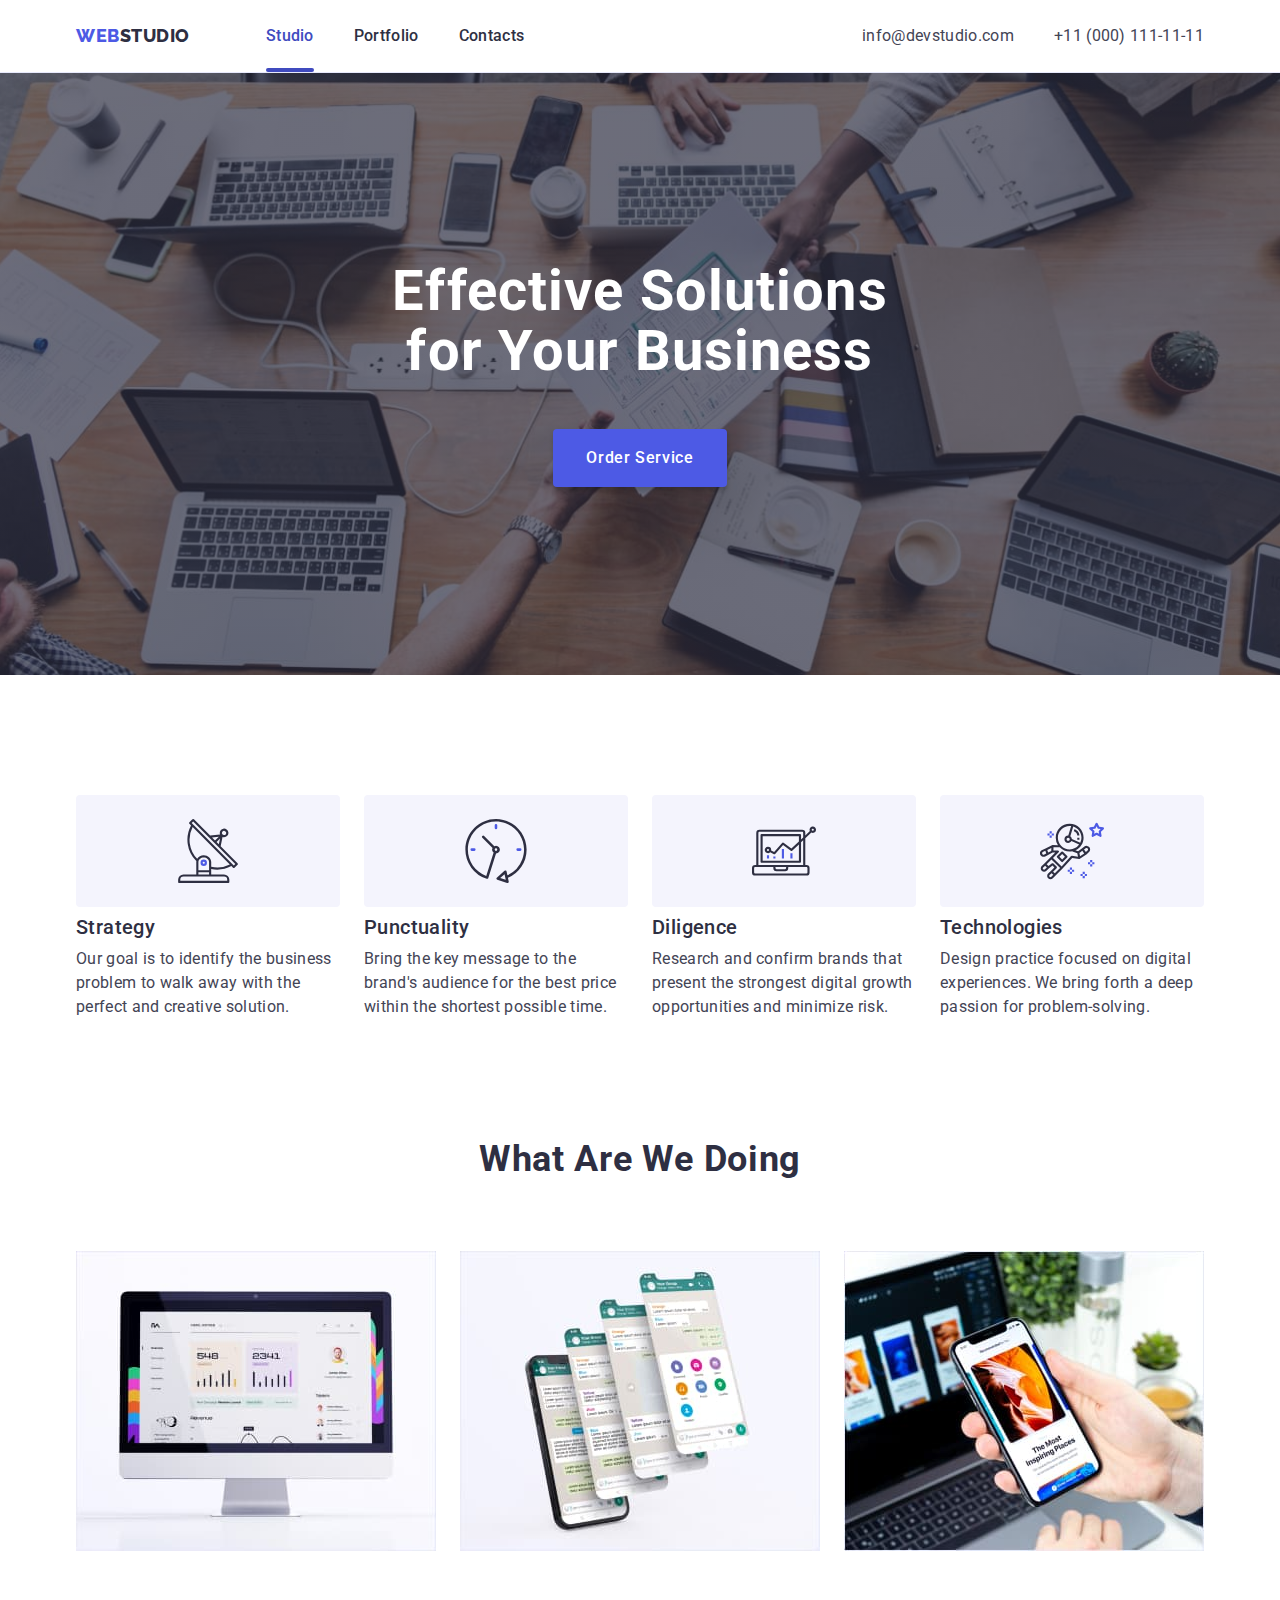
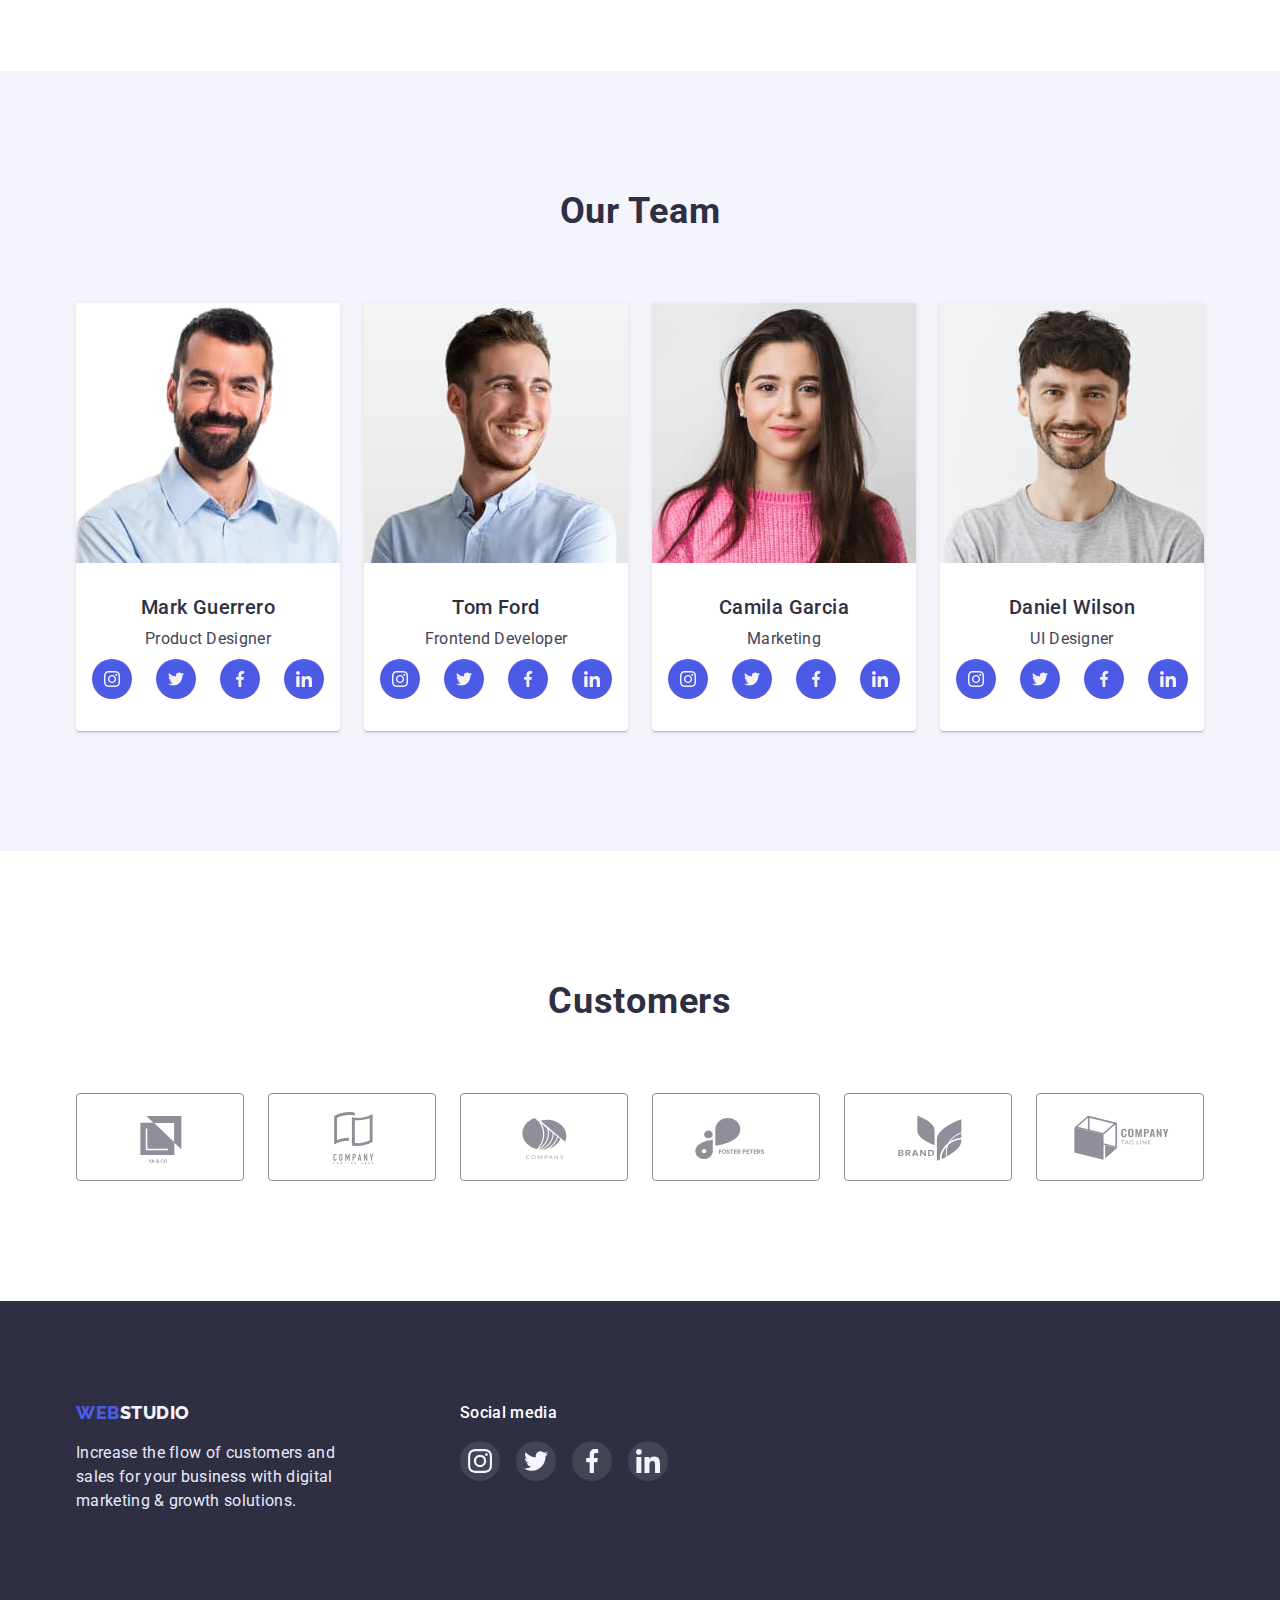
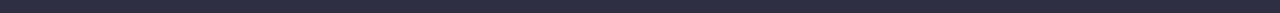
<file: index.html>
<!DOCTYPE html>
<html lang="en">

<head>
  <meta charset="UTF-8" />
  <meta http-equiv="X-UA-Compatible" content="IE=edge" />
  <meta name="viewport" content="width=device-width, initial-scale=1.0" />
  <title>Webstudio</title>

  <!-- Fonts -->
  <link rel="preconnect" href="https://fonts.googleapis.com" />
  <link rel="preconnect" href="https://fonts.gstatic.com" crossorigin />
  <link href="https://fonts.googleapis.com/css2?family=Raleway:wght@800&family=Roboto:wght@400;500;700&display=swap"
    rel="stylesheet" />

  <!-- Modern normalize -->
  <link rel="stylesheet" href="https://cdn.jsdelivr.net/npm/modern-normalize@1.1.0/modern-normalize.min.css" />

  <!-- Custom styles -->
  <link rel="stylesheet" href="./css/styles.css" />
</head>

<body>
  <header class="header">
    <div class="container header-container">
      <!-- Navigation -->
      <nav class="nav">
        <a class="link logo" href="./index.html">Web<span class="studio-dark">studio</span></a>

        <ul class="list nav-list">
          <li class="nav-item">
            <a class="link nav-link current" href="./index.html">Studio</a>
          </li>
          <li class="nav-item">
            <a class="link nav-link" href="./portfolio.html">Portfolio</a>
          </li>
          <li class="nav-item">
            <a class="link nav-link" href="">Contacts</a>
          </li>
        </ul>
      </nav>
      <!-- Contacts -->
      <address>
        <ul class="list contact-list">
          <li class="contact-item">
            <a class="link contact-link" href="mailto:info@devstudio.com">info@devstudio.com</a>
          </li>
          <li class="contact-item">
            <a class="link contact-link" href="tel:+110001111111">+11 (000) 111-11-11</a>
          </li>
        </ul>
      </address>
    </div>
  </header>

  <main>
    <!-- Hero title -->
    <section class="section hero-section">
      <div class="container">
        <h1 class="hero-title">Effective Solutions for Your Business</h1>
        <button class="btn btn-hero" type="button" data-modal-open>Order Service</button>
      </div>
    </section>

    <!-- Features -->
    <section class="section">
      <div class="container">
        <h2 class="visually-hidden">Features</h2>
        <ul class="list features-list">
          <li class="features-item">
            <div class="features-icon">
              <svg width="64" height="64">
                <use href="./images/icons.svg#icon-antenna"></use>
              </svg>
            </div>
            <h3 class="features-title">Strategy</h3>
            <p class="features-text">
              Our goal is to identify the business problem to walk away with
              the perfect and creative solution.
            </p>
          </li>
          <li class="features-item">
            <div class="features-icon">
              <svg width="64" height="64">
                <use href="./images/icons.svg#icon-clock"></use>
              </svg>
            </div>
            <h3 class="features-title">Punctuality</h3>
            <p class="features-text">
              Bring the key message to the brand's audience for the best price
              within the shortest possible time.
            </p>
          </li>
          <li class="features-item">
            <div class="features-icon">
              <svg width="64" height="64">
                <use href="./images/icons.svg#icon-diagram"></use>
              </svg>
            </div>
            <h3 class="features-title">Diligence</h3>
            <p class="features-text">
              Research and confirm brands that present the strongest digital
              growth opportunities and minimize risk.
            </p>
          </li>
          <li class="features-item">
            <div class="features-icon">
              <svg width="64" height="64">
                <use href="./images/icons.svg#icon-astronaut"></use>
              </svg>
            </div>
            <h3 class="features-title">Technologies</h3>
            <p class="features-text">
              Design practice focused on digital experiences. We bring forth a
              deep passion for problem-solving.
            </p>
          </li>
        </ul>
      </div>
    </section>

    <!-- What are we doing -->
    <section class="section work-section">
      <div class="container">
        <h2 class="title">What are we doing</h2>
        <ul class="list work-list">
          <li class="work-item">
            <img src="./images/work/img-1.jpg" alt="Computer" width="360" />
          </li>
          <li class="work-item">
            <img src="./images/work/img-2.jpg" alt="Phone" width="360" />
          </li>
          <li class="work-item">
            <img src="./images/work/img-3.jpg" alt="Laptop and phone" width="360" />
          </li>
        </ul>
      </div>
    </section>

    <!-- Team -->
    <section class="section team-section">
      <div class="container team-container">
        <h2 class="title">Our Team</h2>
        <ul class="list team-list">
          <li class="team-item">
            <img class="team-img" src="./images/team/team-card-1.jpg" alt="Mark Guerrero, Product Designer"
              width="264" />

            <div class="team-box">
              <h3 class="team-name">Mark Guerrero</h3>
              <p class="team-skill">Product Designer</p>
              <ul class="socials list">
                <li class="socials-item">
                  <a class="socials-link link" href="https://instagram.com" aria-label="Instagram" target="_blank"
                    rel="noopener noreferrer">
                    <svg class="socials-icon" width="16" height="16">
                      <use href="./images/icons.svg#icon-instagram"></use>
                    </svg>
                  </a>
                </li>
                <li class="socials-item">
                  <a class="socials-link link" href="https://twitter.com" aria-label="Twitter" target="_blank"
                    rel="noopener noreferrer">
                    <svg class="socials-icon" width="16" height="16">
                      <use href="./images/icons.svg#icon-twitter"></use>
                    </svg>
                  </a>
                </li>
                <li class="socials-item">
                  <a class="socials-link link" href="https://facebook.com" aria-label="Facebook" target="_blank"
                    rel="noopener noreferrer">
                    <svg class="socials-icon" width="16" height="16">
                      <use href="./images/icons.svg#icon-facebook"></use>
                    </svg>
                  </a>
                </li>
                <li class="socials-item">
                  <a class="socials-link link" href="https://linkedin.com" aria-label="LinkedIn" target="_blank"
                    rel="noopener noreferrer">
                    <svg class="socials-icon" width="16" height="16">
                      <use href="./images/icons.svg#icon-linkedin"></use>
                    </svg>
                  </a>
                </li>
              </ul>
            </div>
          </li>
          <li class="team-item">
            <img class="team-img" src="./images/team/team-card-2.jpg" alt="Tom Ford, Frontend Developer" width="264" />

            <div class="team-box">
              <h3 class="team-name">Tom Ford</h3>
              <p class="team-skill">Frontend Developer</p>
              <ul class="socials list">
                <li class="socials-item">
                  <a class="socials-link link" href="https://instagram.com" aria-label="Instagram" target="_blank"
                    rel="noopener noreferrer">
                    <svg class="socials-icon" width="16" height="16">
                      <use href="./images/icons.svg#icon-instagram"></use>
                    </svg>
                  </a>
                </li>
                <li class="socials-item">
                  <a class="socials-link link" href="https://twitter.com" aria-label="Twitter" target="_blank"
                    rel="noopener noreferrer">
                    <svg class="socials-icon" width="16" height="16">
                      <use href="./images/icons.svg#icon-twitter"></use>
                    </svg>
                  </a>
                </li>
                <li class="socials-item">
                  <a class="socials-link link" href="https://facebook.com" aria-label="Facebook" target="_blank"
                    rel="noopener noreferrer">
                    <svg class="socials-icon" width="16" height="16">
                      <use href="./images/icons.svg#icon-facebook"></use>
                    </svg>
                  </a>
                </li>
                <li class="socials-item">
                  <a class="socials-link link" href="https://linkedin.com" aria-label="LinkedIn" target="_blank"
                    rel="noopener noreferrer">
                    <svg class="socials-icon" width="16" height="16">
                      <use href="./images/icons.svg#icon-linkedin"></use>
                    </svg>
                  </a>
                </li>
              </ul>
            </div>
          </li>
          <li class="team-item">
            <img class="team-img" src="./images/team/team-card-3.jpg" alt="Camila Garcia, Marketing" width="264" />

            <div class="team-box">
              <h3 class="team-name">Camila Garcia</h3>
              <p class="team-skill">Marketing</p>
              <ul class="socials list">
                <li class="socials-item">
                  <a class="socials-link link" href="https://instagram.com" aria-label="Instagram" target="_blank"
                    rel="noopener noreferrer">
                    <svg class="socials-icon" width="16" height="16">
                      <use href="./images/icons.svg#icon-instagram"></use>
                    </svg>
                  </a>
                </li>
                <li class="socials-item">
                  <a class="socials-link link" href="https://twitter.com" aria-label="Twitter" target="_blank"
                    rel="noopener noreferrer">
                    <svg class="socials-icon" width="16" height="16">
                      <use href="./images/icons.svg#icon-twitter"></use>
                    </svg>
                  </a>
                </li>
                <li class="socials-item">
                  <a class="socials-link link" href="https://facebook.com" aria-label="Facebook" target="_blank"
                    rel="noopener noreferrer">
                    <svg class="socials-icon" width="16" height="16">
                      <use href="./images/icons.svg#icon-facebook"></use>
                    </svg>
                  </a>
                </li>
                <li class="socials-item">
                  <a class="socials-link link" href="https://linkedin.com" aria-label="LinkedIn" target="_blank"
                    rel="noopener noreferrer">
                    <svg class="socials-icon" width="16" height="16">
                      <use href="./images/icons.svg#icon-linkedin"></use>
                    </svg>
                  </a>
                </li>
              </ul>
            </div>
          </li>
          <li class="team-item">
            <img class="team-img" src="./images/team/team-card-4.jpg" alt="Daniel Wilson, UI Designer" width="264" />

            <div class="team-box">
              <h3 class="team-name">Daniel Wilson</h3>
              <p class="team-skill">UI Designer</p>
              <ul class="socials list">
                <li class="socials-item">
                  <a class="socials-link link" href="https://instagram.com" aria-label="Instagram" target="_blank"
                    rel="noopener noreferrer">
                    <svg class="socials-icon" width="16" height="16">
                      <use href="./images/icons.svg#icon-instagram"></use>
                    </svg>
                  </a>
                </li>
                <li class="socials-item">
                  <a class="socials-link link" href="https://twitter.com" aria-label="Twitter" target="_blank"
                    rel="noopener noreferrer">
                    <svg class="socials-icon" width="16" height="16">
                      <use href="./images/icons.svg#icon-twitter"></use>
                    </svg>
                  </a>
                </li>
                <li class="socials-item">
                  <a class="socials-link link" href="https://facebook.com" aria-label="Facebook" target="_blank"
                    rel="noopener noreferrer">
                    <svg class="socials-icon" width="16" height="16">
                      <use href="./images/icons.svg#icon-facebook"></use>
                    </svg>
                  </a>
                </li>
                <li class="socials-item">
                  <a class="socials-link link" href="https://linkedin.com" aria-label="LinkedIn" target="_blank"
                    rel="noopener noreferrer">
                    <svg class="socials-icon" width="16" height="16">
                      <use href="./images/icons.svg#icon-linkedin"></use>
                    </svg>
                  </a>
                </li>
              </ul>
            </div>
          </li>
        </ul>
      </div>
    </section>

    <!-- Customers -->
    <section class="section customers-section">
      <h2 class="title">Customers</h2>
      <div class="container">
        <ul class="list customers-list">
          <li class="customers-item">
            <a class="customers-link link" href="">
              <svg class="customers-icon" width="104" height="56">
                <use href="./images/icons.svg#icon-client-1"></use>
              </svg>
            </a>
          </li>
          <li class="customers-item">
            <a class="customers-link link" href="">
              <svg class="customers-icon" width="104" height="56">
                <use href="./images/icons.svg#icon-client-2"></use>
              </svg>
            </a>
          </li>
          <li class="customers-item">
            <a class="customers-link link" href="">
              <svg class="customers-icon" width="104" height="56">
                <use href="./images/icons.svg#icon-client-3"></use>
              </svg>
            </a>
          </li>
          <li class="customers-item">
            <a class="customers-link link" href="">
              <svg class="customers-icon" width="104" height="56">
                <use href="./images/icons.svg#icon-client-4"></use>
              </svg>
            </a>
          </li>
          <li class="customers-item">
            <a class="customers-link link" href="">
              <svg class="customers-icon" width="104" height="56">
                <use href="./images/icons.svg#icon-client-5"></use>
              </svg>
            </a>
          </li>
          <li class="customers-item">
            <a class="customers-link link" href="">
              <svg class="customers-icon" width="104" height="56">
                <use href="./images/icons.svg#icon-client-6"></use>
              </svg>
            </a>
          </li>
        </ul>
      </div>
    </section>
  </main>

  <!-- Footer -->
  <footer class="footer">
    <div class="container footer-container">
      <div class="footer-logo">
        <a class="link logo" href="./index.html">Web<span class="studio-light">studio</span></a>
        <p class="footer-text">
          Increase the flow of customers and sales for your business with
          digital marketing & growth solutions.
        </p>
      </div>

      <div class="socials-wrapper">
        <p class="social-media">Social media</p>
        <ul class="footer-socials list">
          <li>
            <a class="footer-socials-link link" href="https://instagram.com" aria-label="Instagram" target="_blank"
              rel="noopener noreferrer">
              <svg class="footer-socials-icon" width="24" height="24">
                <use href="./images/icons.svg#icon-instagram"></use>
              </svg>
            </a>
          </li>
          <li>
            <a class="footer-socials-link link" href="https://twitter.com" aria-label="Twitter" target="_blank"
              rel="noopener noreferrer">
              <svg class="footer-socials-icon" width="24" height="24">
                <use href="./images/icons.svg#icon-twitter"></use>
              </svg>
            </a>
          </li>
          <li>
            <a class="footer-socials-link link" href="https://facebook.com" aria-label="Facebook" target="_blank"
              rel="noopener noreferrer">
              <svg class="footer-socials-icon" width="24" height="24">
                <use href="./images/icons.svg#icon-facebook"></use>
              </svg>
            </a>
          </li>
          <li>
            <a class="footer-socials-link link" href="https://linkedin.com" aria-label="LinkedIn" target="_blank"
              rel="noopener noreferrer">
              <svg class="footer-socials-icon" width="24" height="24">
                <use href="./images/icons.svg#icon-linkedin"></use>
              </svg>
            </a>
          </li>
        </ul>
      </div>
    </div>
  </footer>

  <!-- Modal window -->
  <div class="backdrop is-hidden" data-modal>
    <div class="modal">
      <button class="btn modal-btn" type="button" data-modal-close>
        <svg class="modal-icon" width="8" height="8">
          <use href="./images/icons.svg#icon-close"></use>
        </svg>
      </button>
    </div>
  </div>

  <script src="./js/modal.js"></script>
</body>

</html>
</file>
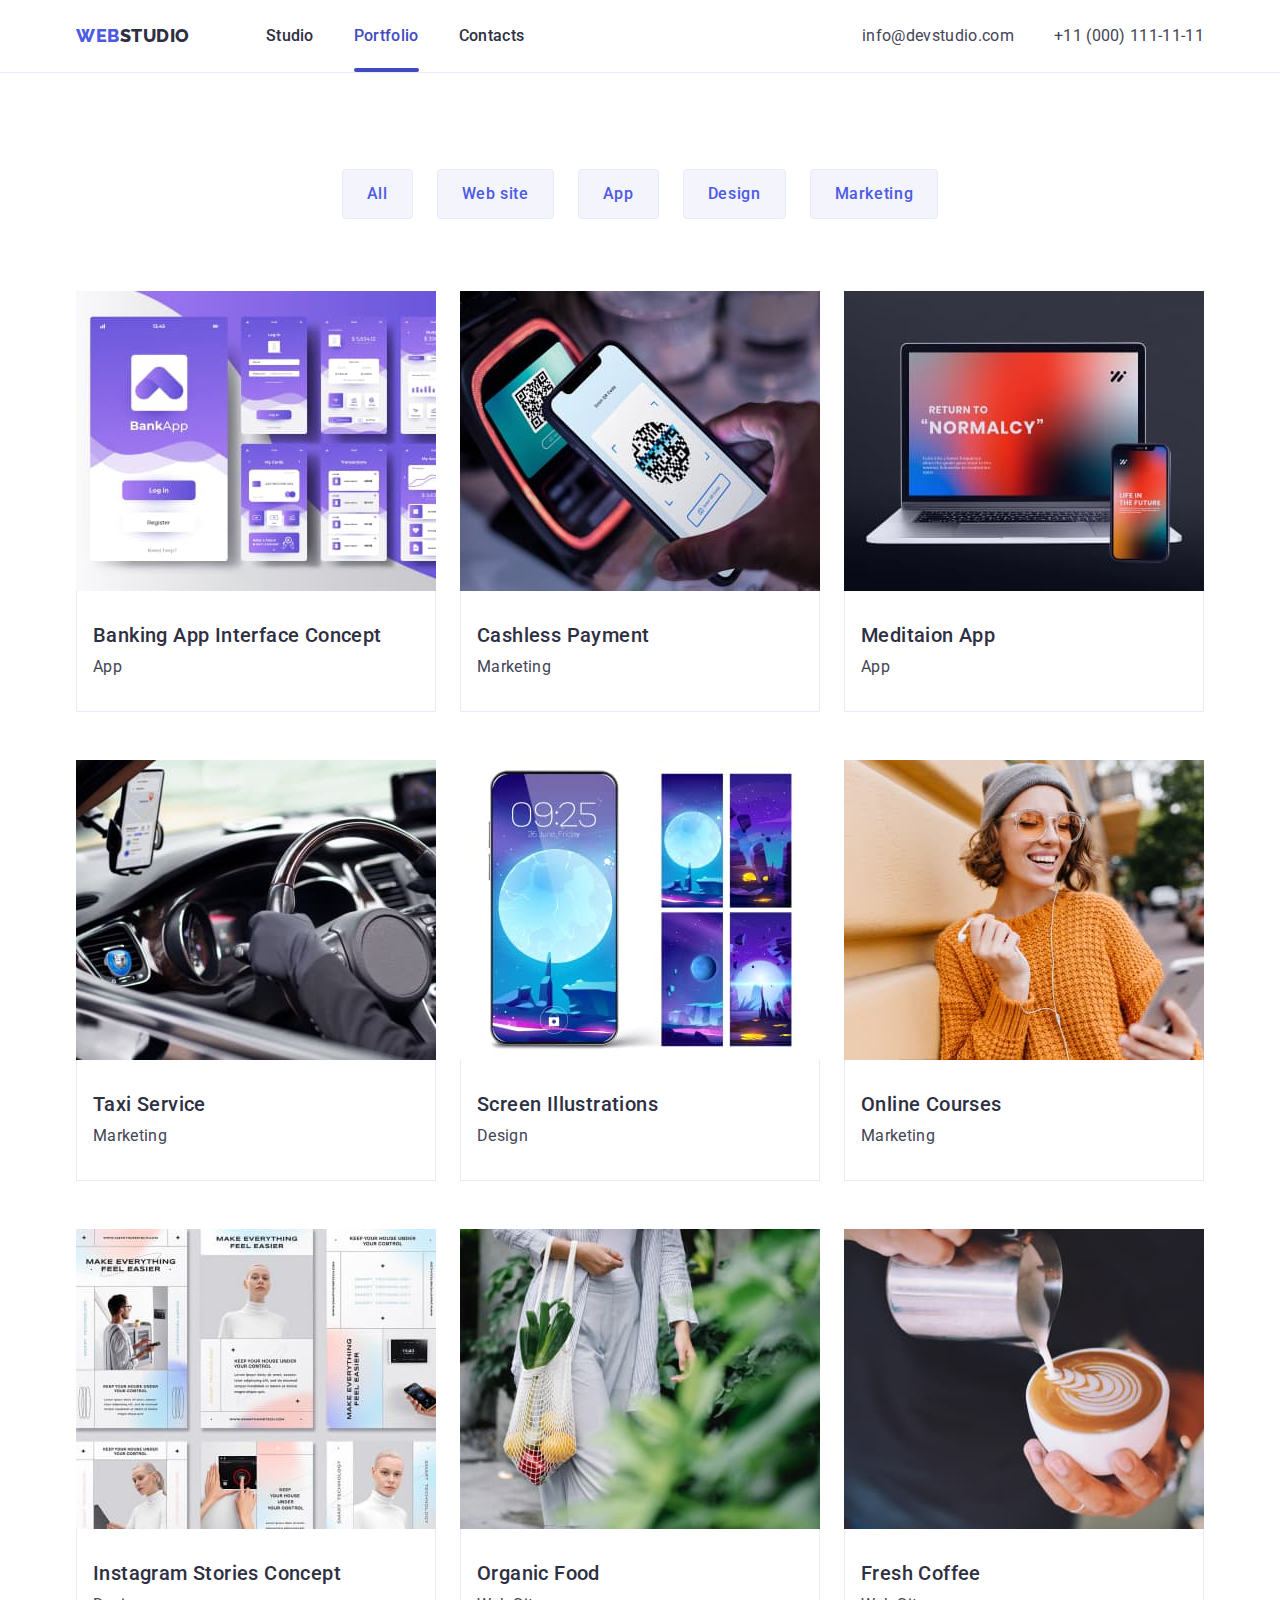
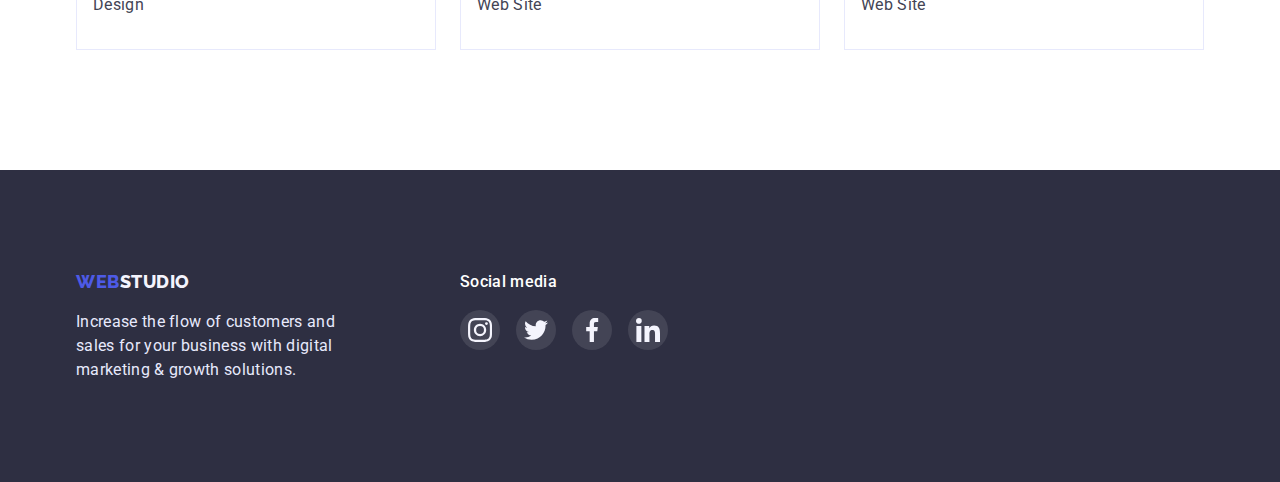
<file: portfolio.html>
<!DOCTYPE html>
<html lang="en">

<head>
    <meta charset="UTF-8">
    <meta http-equiv="X-UA-Compatible" content="IE=edge">
    <meta name="viewport" content="width=device-width, initial-scale=1.0">
    <title>Webstudio</title>

    <!-- Fonts -->
    <link rel="preconnect" href="https://fonts.googleapis.com">
    <link rel="preconnect" href="https://fonts.gstatic.com" crossorigin>
    <link href="https://fonts.googleapis.com/css2?family=Raleway:wght@800&family=Roboto:wght@400;500;700&display=swap"
        rel="stylesheet">

    <!-- Modern normalize -->
    <link rel="stylesheet" href="https://cdn.jsdelivr.net/npm/modern-normalize@1.1.0/modern-normalize.min.css">

    <!-- Custom styles -->
    <link rel="stylesheet" href="./css/styles.css">
</head>

<body>
    <header class="header">
        <div class="container header-container">
            <!-- Navigation -->
            <nav class="nav">
                <a class="link logo" href="./index.html">Web<span class="studio-dark">studio</span></a>

                <ul class="list nav-list">
                    <li class="nav-item"><a class="link nav-link" href="./index.html">Studio</a></li>
                    <li class="nav-item"><a class="link nav-link current" href="./portfolio.html">Portfolio</a></li>
                    <li class="nav-item"><a class="link nav-link" href="">Contacts</a></li>
                </ul>

            </nav>
            <!-- Contacts -->
            <address>
                <ul class="list contact-list">
                    <li class="contact-item"><a class="link contact-link"
                            href="mailto:info@devstudio.com">info@devstudio.com</a></li>
                    <li class="contact-item"><a class="link contact-link" href="tel:+110001111111">+11 (000)
                            111-11-11</a>
                    </li>
                </ul>
            </address>
        </div>
    </header>
    <main>
        <section class="section portfolio-section">
            <div class="container filter-container">
                <h1 class="visually-hidden">Portfolio</h1>
                <!-- Filters button -->
                <ul class="list filter-list">
                    <li class="filter-item"><button class="btn filter-btn" type="button">All</button></li>
                    <li class="filter-item"><button class="btn filter-btn" type="button">Web site</button></li>
                    <li class="filter-item"><button class="btn filter-btn" type="button">App</button></li>
                    <li class="filter-item"><button class="btn filter-btn" type="button">Design</button></li>
                    <li class="filter-item"><button class="btn filter-btn" type="button">Marketing</button></li>
                </ul>

                <!-- Projects -->
                <ul class="list project-list">
                    <li class="project-item">
                        <a class="link project-link" href="">
                            <div class="project-thumb">
                                <img src="./images/portfolio/project-card-1.jpg" alt="Banking App Interface Concept"
                                    width="360">
                                <div class="project-overlay">
                                    <p class="project-txt">14 Stylish and User-Friendly App Design Concepts · Task
                                        Manager App · Calorie
                                        Tracker App · Exotic Fruit Ecommerce App ·
                                        Cloud Storage App</p>
                                </div>
                            </div>
                            <div class="project-meta">
                                <h2 class="project-title">Banking App Interface Concept</h2>
                                <p class="project-type">App</p>
                            </div>
                        </a>
                    </li>
                    <li class="project-item">
                        <a class="link project-link" href="">
                            <div class="project-thumb">
                                <img src="./images/portfolio/project-card-2.jpg" alt="Cashless Payment" width="360">
                                <div class="project-overlay">
                                    <p class="project-txt">14 Stylish and User-Friendly App Design Concepts · Task
                                        Manager App · Calorie
                                        Tracker App · Exotic Fruit Ecommerce App ·
                                        Cloud Storage App</p>
                                </div>
                            </div>
                            <div class="project-meta">
                                <h2 class="project-title">Cashless Payment</h2>
                                <p class="project-type">Marketing</p>
                            </div>
                        </a>
                    </li>
                    <li class="project-item">
                        <a class="link project-link" href="">
                            <div class="project-thumb">
                                <img src="./images/portfolio/project-card-3.jpg" alt="Meditaion App" width="360">
                                <div class="project-overlay">
                                    <p class="project-txt">14 Stylish and User-Friendly App Design Concepts · Task
                                        Manager App · Calorie
                                        Tracker App · Exotic Fruit Ecommerce App ·
                                        Cloud Storage App</p>
                                </div>
                            </div>
                            <div class="project-meta">
                                <h2 class="project-title">Meditaion App</h2>
                                <p class="project-type">App</p>
                            </div>
                        </a>
                    </li>
                    <li class="project-item">
                        <a class="link project-link" href="">
                            <div class="project-thumb">
                                <img src="./images/portfolio/project-card-4.jpg" alt="Taxi Service" width="360">
                                <div class="project-overlay">
                                    <p class="project-txt">14 Stylish and User-Friendly App Design Concepts · Task
                                        Manager App · Calorie
                                        Tracker App · Exotic Fruit Ecommerce App ·
                                        Cloud Storage App</p>
                                </div>
                            </div>
                            <div class="project-meta">
                                <h2 class="project-title">Taxi Service</h2>
                                <p class="project-type">Marketing</p>
                            </div>
                        </a>
                    </li>
                    <li class="project-item">
                        <a class="link project-link" href="">
                            <div class="project-thumb">
                                <img src="./images/portfolio/project-card-5.jpg" alt="Screen Illustrations" width="360">
                                <div class="project-overlay">
                                    <p class="project-txt">14 Stylish and User-Friendly App Design Concepts · Task
                                        Manager App · Calorie
                                        Tracker App · Exotic Fruit Ecommerce App ·
                                        Cloud Storage App</p>
                                </div>
                            </div>
                            <div class="project-meta">
                                <h2 class="project-title">Screen Illustrations</h2>
                                <p class="project-type">Design</p>
                            </div>
                        </a>
                    </li>
                    <li class="project-item">
                        <a class="link project-link" href="">
                            <div class="project-thumb">
                                <img src="./images/portfolio/project-card-6.jpg" alt="Online Courses" width="360">
                                <div class="project-overlay">
                                    <p class="project-txt">14 Stylish and User-Friendly App Design Concepts · Task
                                        Manager App · Calorie
                                        Tracker App · Exotic Fruit Ecommerce App ·
                                        Cloud Storage App</p>
                                </div>
                            </div>
                            <div class="project-meta">
                                <h2 class="project-title">Online Courses</h2>
                                <p class="project-type">Marketing</p>
                            </div>
                        </a>
                    </li>
                    <li class="project-item">
                        <a class="link project-link" href="">
                            <div class="project-thumb">
                                <img src="./images/portfolio/project-card-7.jpg" alt="Instagram Stories Concept"
                                    width="360">
                                <div class="project-overlay">
                                    <p class="project-txt">14 Stylish and User-Friendly App Design Concepts · Task
                                        Manager App · Calorie
                                        Tracker App · Exotic Fruit Ecommerce App ·
                                        Cloud Storage App</p>
                                </div>
                            </div>
                            <div class="project-meta">
                                <h2 class="project-title">Instagram Stories Concept</h2>
                                <p class="project-type">Design</p>
                            </div>
                        </a>
                    </li>
                    <li class="project-item">
                        <a class="link project-link" href="">
                            <div class="project-thumb">
                                <img src="./images/portfolio/project-card-8.jpg" alt="Organic Food" width="360">
                                <div class="project-overlay">
                                    <p class="project-txt">14 Stylish and User-Friendly App Design Concepts · Task
                                        Manager App · Calorie
                                        Tracker App · Exotic Fruit Ecommerce App ·
                                        Cloud Storage App</p>
                                </div>
                            </div>
                            <div class="project-meta">
                                <h2 class="project-title">Organic Food</h2>
                                <p class="project-type">Web Site</p>
                            </div>
                        </a>
                    </li>
                    <li class="project-item">
                        <a class="link project-link" href="">
                            <div class="project-thumb">
                                <img src="./images/portfolio/project-card-9.jpg" alt="Fresh Coffee" width="360">
                                <div class="project-overlay">
                                    <p class="project-txt">14 Stylish and User-Friendly App Design Concepts · Task
                                        Manager App · Calorie
                                        Tracker App · Exotic Fruit Ecommerce App ·
                                        Cloud Storage App</p>
                                </div>
                            </div>
                            <div class="project-meta">
                                <h2 class="project-title">Fresh Coffee</h2>
                                <p class="project-type">Web Site</p>
                            </div>
                        </a>
                    </li>
                </ul>
            </div>
        </section>
    </main>
    <!-- Footer -->
    <footer class="footer">
        <div class="container footer-container">

            <div class="footer-logo">
                <a class="link logo" href="./index.html">Web<span class="studio-light">studio</span></a>
                <p class="footer-text">Increase the flow of customers and sales for your business with digital marketing
                    & growth solutions.</p>
            </div>

            <div class="socials-wrapper">
                <p class="social-media">Social media</p>
                <ul class="footer-socials list">
                    <li>
                        <a class="footer-socials-link link" href="https://instagram.com" aria-label="Instagram"
                            target="_blank" rel="noopener noreferrer">
                            <svg class="footer-socials-icon" width="24" height="24">
                                <use href="./images/icons.svg#icon-instagram"></use>
                            </svg>
                        </a>
                    </li>
                    <li>
                        <a class="footer-socials-link link" href="https://twitter.com" aria-label="Twitter"
                            target="_blank" rel="noopener noreferrer">
                            <svg class="footer-socials-icon" width="24" height="24">
                                <use href="./images/icons.svg#icon-twitter"></use>
                            </svg>
                        </a>
                    </li>
                    <li>
                        <a class="footer-socials-link link" href="https://facebook.com" aria-label="Facebook"
                            target="_blank" rel="noopener noreferrer">
                            <svg class="footer-socials-icon" width="24" height="24">
                                <use href="./images/icons.svg#icon-facebook"></use>
                            </svg>
                        </a>
                    </li>
                    <li>
                        <a class="footer-socials-link link" href="https://linkedin.com" aria-label="LinkedIn"
                            target="_blank" rel="noopener noreferrer">
                            <svg class="footer-socials-icon" width="24" height="24">
                                <use href="./images/icons.svg#icon-linkedin"></use>
                            </svg>
                        </a>
                    </li>
                </ul>
            </div>

        </div>
    </footer>
</body>

</html>
</file>
<file: css/styles.css>
:root {
  --primary-brand: #4d5ae5;
  --pressed-state: #404bbf;

  /* Background colors */
  --background-hero: #2e2f42;
  --background-light: #f4f4fd;
  --background-page: #ffffff;
  --background-footer-socials: rgba(255, 255, 255, 0.1);
  --background-success: #31d0aa;
  --background-customers: #8e8f99;
  --modal-overlay: rgba(46, 47, 66, 0.4);
  --modal-window: #fcfcfc;
  --accent: #e7e9fc;

  /* Text colors */
  --main-txt-cl: #434455;
  --title-txt-cl: #2e2f42;
  --light-txt-cl: #ffffff;
  --accent-txt-cl: #e7e9fc;
  --logo-cl: #f4f4fd;
  --light-mode-alerts: #f4f4fd;

  /* Animation */
  --anim-fast: 250ms cubic-bezier(0.4, 0, 0.2, 1);
}

/* Body styles */
body {
  font-family: "Roboto", sans-serif;
  color: var(--title-txt-cl);
}

/* reset start */
h1,
h2,
h3,
h4,
h5,
h6,
p {
  margin: 0;
}

img {
  display: block;
  max-width: 100%;
  height: auto;
}

/* Base styles */
.section {
  padding-top: 120px;
  padding-bottom: 120px;
}

.container {
  max-width: 1158px;
  padding: 0 15px;
  margin: 0 auto;
}

.link {
  text-decoration: none;
}

.list {
  padding: 0;
  margin: 0;
  list-style: none;
}

.logo {
  font-family: "Raleway";
  font-weight: 800;
  font-size: 18px;
  line-height: calc(24 / 18);
  letter-spacing: 0.03em;
  text-transform: uppercase;
  color: var(--primary-brand);
}

.btn {
  font-family: inherit;
  font-weight: 500;
  font-size: 16px;
  line-height: calc(24 / 16);
  letter-spacing: 0.04em;

  cursor: pointer;

  border: 1px solid transparent;
  border-radius: 4px;
}

.title {
  margin-bottom: 72px;

  font-size: 36px;
  line-height: calc(40 / 36);
  text-align: center;
  letter-spacing: 0.02em;
  text-transform: capitalize;
}

/* Header */
.header {
  border-bottom: 1px solid var(--accent);
}

.header-container {
  display: flex;
  align-items: center;
}

/* Navigation */
.nav {
  display: flex;
  margin-right: auto;
}

.nav-list {
  display: flex;
  gap: 40px;
}

.nav > .logo {
  margin-right: 76px;
  padding-top: 24px;
  padding-bottom: 24px;
}

.studio-dark {
  color: var(--title-txt-cl);
}

.nav-link {
  position: relative;
  display: block;
  padding-top: 24px;
  padding-bottom: 24px;

  font-weight: 500;
  font-size: 16px;
  line-height: calc(24 / 16);
  letter-spacing: 0.02em;
  color: inherit;

  transition: color var(--anim-fast);
}

.nav-link.current::after {
  content: "";
  position: absolute;
  bottom: 0;

  display: block;
  width: 100%;
  height: 4px;

  background-color: var(--pressed-state);
  border-radius: 2px;
}

.nav-link:hover,
.nav-link:focus {
  color: var(--pressed-state);
}

.nav-link.current {
  color: var(--pressed-state);
}

/* Contacts */
.contact-list {
  display: flex;
  gap: 40px;
}

.contact-link {
  padding-top: 24px;
  padding-bottom: 24px;

  font-style: normal;
  font-size: 16px;
  line-height: calc(24 / 16);
  letter-spacing: 0.02em;
  color: var(--main-txt-cl);

  transition: color var(--anim-fast);
}

.contact-link:hover,
.contact-link:focus {
  color: var(--pressed-state);
}

/* Hero title */
.hero-section {
  max-width: 1440px;
  margin-left: auto;
  margin-right: auto;
  padding-top: 188px;
  padding-bottom: 188px;

  text-align: center;

  background-image: linear-gradient(
      rgba(46, 47, 66, 0.7),
      rgba(46, 47, 66, 0.7)
    ),
    url(../images/hero-bcg.jpg);
  background-color: var(--background-hero);
  background-repeat: no-repeat;
  background-position: center;
  background-size: cover;
}

.hero-title {
  width: 496px;
  margin-bottom: 48px;
  margin-left: auto;
  margin-right: auto;

  font-size: 56px;
  line-height: calc(60 / 56);
  letter-spacing: 0.02em;
  color: var(--light-txt-cl);
}

.btn-hero {
  min-width: 169px;
  padding: 16px 32px;
  box-shadow: 0px 4px 4px rgba(0, 0, 0, 0.15);
  color: var(--light-txt-cl);
  background-color: var(--primary-brand);

  transition: background-color var(--anim-fast);
}

.btn-hero:hover,
.btn-hero:focus {
  background-color: var(--pressed-state);
}

/* Features */
.visually-hidden {
  position: absolute;
  width: 1px;
  height: 1px;
  margin: -1px;
  border: 0;
  padding: 0;

  white-space: nowrap;
  clip-path: inset(100%);
  clip: rect(0 0 0 0);
  overflow: hidden;
}

.features-list {
  display: flex;
  gap: 24px;
}

.features-item {
  flex-basis: calc((100% - (24px * 3)) / 4);
}

.features-icon {
  display: flex;
  justify-content: center;
  align-items: center;

  margin-bottom: 8px;
  width: 264px;
  height: 112px;
  background-color: var(--background-light);
  border-radius: 4px;
}

.features-title {
  margin-bottom: 8px;

  font-weight: 500;
  font-size: 20px;
  line-height: calc(24 / 20);
  letter-spacing: 0.02em;
}

.features-text {
  font-size: 16px;
  line-height: calc(24 / 16);
  letter-spacing: 0.02em;
  color: var(--main-txt-cl);
}

/* What are we doing */
.work-section {
  padding-top: 0;
}

.work-list {
  display: flex;
  gap: 24px;
}

.work-item {
  flex-basis: calc((100% - (24px * 2)) / 3);
}

/* Team */
.team-section {
  background-color: var(--background-light);
}

.team-list {
  display: flex;
  gap: 24px;
}

.team-item {
  flex-basis: calc((100% - (24px * 3)) / 4);

  background-color: var(--background-page);
  box-shadow: 0px 1px 6px rgba(46, 47, 66, 0.08),
    0px 1px 1px rgba(46, 47, 66, 0.16), 0px 2px 1px rgba(46, 47, 66, 0.08);
  border-radius: 0px 0px 4px 4px;
}

.team-box {
  padding: 32px 0;
}

.team-name {
  margin-bottom: 8px;

  font-weight: 500;
  font-size: 20px;
  line-height: calc(24 / 20);
  text-align: center;
  letter-spacing: 0.02em;
}

.team-skill {
  margin-bottom: 8px;

  font-size: 16px;
  line-height: calc(24 / 16);
  text-align: center;
  letter-spacing: 0.02em;
  color: var(--main-txt-cl);
}

.socials {
  display: flex;
  justify-content: center;
  gap: 24px;
}

.socials-link {
  display: flex;
  align-items: center;
  justify-content: center;

  width: 40px;
  height: 40px;
  background-color: var(--primary-brand);
  border-radius: 50%;
  color: var(--background-light);

  transition: background-color var(--anim-fast);
}

.socials-icon {
  fill: currentColor;
}

.socials-link:hover,
.socials-link:focus {
  background-color: var(--pressed-state);
}

/* Customers */
.customers-section {
  padding-top: 130px;
}

.customers-list {
  display: flex;
  gap: 24px;
  justify-content: center;
}

.customers-item {
  flex-basis: calc((100% - (24px * 5)) / 6);
}

.customers-link {
  display: flex;
  align-items: center;
  justify-content: center;

  width: 168px;
  height: 88px;
  color: var(--background-customers);
  border: 1px solid var(--background-customers);
  border-radius: 4px;

  transition: color var(--anim-fast), border-color var(--anim-fast);
}

.customers-icon {
  fill: currentColor;
}

.customers-link:hover,
.customers-link:focus {
  color: var(--pressed-state);
  border-color: var(--pressed-state);
}

/* Footer */
.footer {
  padding-top: 100px;
  padding-bottom: 100px;

  background-color: var(--background-hero);
}

.footer-container {
  display: flex;
  gap: 120px;
}

.footer-text {
  width: 264px;
  margin-top: 16px;

  font-size: 16px;
  line-height: calc(24 / 16);
  letter-spacing: 0.02em;
  color: var(--accent-txt-cl);
}

.studio-light {
  color: var(--logo-cl);
}

.social-media {
  margin-bottom: 16px;

  font-weight: 500;
  font-size: 16px;
  line-height: calc(24 / 16);
  letter-spacing: 0.02em;

  color: var(--light-txt-cl);
}

.footer-socials {
  display: flex;
  justify-content: center;
  gap: 16px;
}

.footer-socials-link {
  display: flex;
  align-items: center;
  justify-content: center;

  width: 40px;
  height: 40px;
  background-color: var(--background-footer-socials);
  border-radius: 50%;
  color: var(--background-light);

  transition: background-color var(--anim-fast);
}

.footer-socials-icon {
  fill: currentColor;
}

.footer-socials-link:hover,
.footer-socials-link:focus {
  background-color: var(--background-success);
}

/* Portfolio */
.portfolio-section {
  padding-top: 96px;
}

/* Filters button */
.filter-list {
  display: flex;
  justify-content: center;
  margin-bottom: 72px;
  gap: 24px;
}

.filter-btn {
  padding: 12px 24px;
  border: 1px solid var(--accent);
  border-radius: 4px;
  color: var(--primary-brand);
  background-color: var(--background-light);

  transition: color var(--anim-fast), background-color var(--anim-fast),
    border-color var(--anim-fast), box-shadow var(--anim-fast);
}

.filter-btn:hover,
.filter-btn:focus {
  color: var(--light-txt-cl);
  background-color: var(--pressed-state);
  border-color: var(--pressed-state);
  box-shadow: 0px 3px 1px rgba(0, 0, 0, 0.1), 0px 2px 1px rgba(0, 0, 0, 0.08),
    0px 2px 2px rgba(0, 0, 0, 0.12);
}

/* Projects */
.project-list {
  display: flex;
  flex-wrap: wrap;
  column-gap: 24px;
  row-gap: 48px;
}

.project-item {
  flex-basis: calc((100% - (24px * 2)) / 3);
}

.project-link {
  display: block;

  transition: box-shadow var(--anim-fast);
}

.project-link:hover,
.project-link:focus {
  box-shadow: 0px 1px 6px rgba(46, 47, 66, 0.08),
    0px 1px 1px rgba(46, 47, 66, 0.16), 0px 2px 1px rgba(46, 47, 66, 0.08);
}

.project-thumb {
  position: relative;
  overflow: hidden;
}

.project-overlay {
  position: absolute;
  top: 0;
  left: 0;
  width: 100%;
  height: 100%;
  background-color: var(--primary-brand);

  transform: translateY(100%);
  transition: transform var(--anim-fast);
}

.project-txt {
  position: absolute;
  top: 0;
  left: 0;
  padding: 40px 32px 0;

  font-size: 16px;
  line-height: calc(24 / 16);
  letter-spacing: 0.02em;
  color: var(--light-mode-alerts);
}

.project-link:hover .project-overlay,
.project-link:focus .project-overlay {
  transform: translateY(0);
}

.project-meta {
  padding-top: 32px;
  padding-bottom: 32px;
  padding-left: 16px;

  border: 1px solid var(--accent);
  border-top: none;
}

.project-title {
  margin-bottom: 8px;

  font-weight: 500;
  font-size: 20px;
  line-height: calc(24 / 20);
  letter-spacing: 0.02em;
  color: var(--title-txt-cl);
}

.project-type {
  font-size: 16px;
  line-height: calc(24 / 16);
  letter-spacing: 0.02em;
  color: var(--main-txt-cl);
}

/* Modal window */
.backdrop {
  position: fixed;
  top: 0;
  left: 0;
  width: 100%;
  height: 100%;

  background-color: var(--modal-overlay);

  transition: opacity var(--anim-fast), visibility var(--anim-fast);
}

.backdrop.is-hidden {
  opacity: 0;
  visibility: hidden;
  pointer-events: none;
}

.modal {
  position: absolute;
  top: 50%;
  left: 50%;

  width: 408px;
  height: 576px;
  background-color: var(--modal-window);
  border-radius: 4px;
  box-shadow: 0px 1px 1px rgba(0, 0, 0, 0.14), 0px 1px 3px rgba(0, 0, 0, 0.12),
    0px 2px 1px rgba(0, 0, 0, 0.2);

  transform: translate(-50%, -50%) scale(1);
  transition: transform var(--anim-fast);
}

.backdrop.is-hidden .modal {
  transform: translate(-50%, -50%) scale(0.9);
}

.modal-btn {
  display: flex;
  align-items: center;
  justify-content: center;

  position: absolute;
  top: 24px;
  right: 24px;
  width: 24px;
  height: 24px;
  padding: 0;

  border: 1px solid rgba(0, 0, 0, 0.1);
  background-color: var(--accent);
  border-radius: 50%;

  transition: fill var(--anim-fast), background-color var(--anim-fast),
    border-color var(--anim-fast);
}

.modal-btn:hover,
.modal-btn:focus {
  fill: var(--light-txt-cl);
  background-color: var(--pressed-state);
  border-color: var(--pressed-state);
}
</file>
